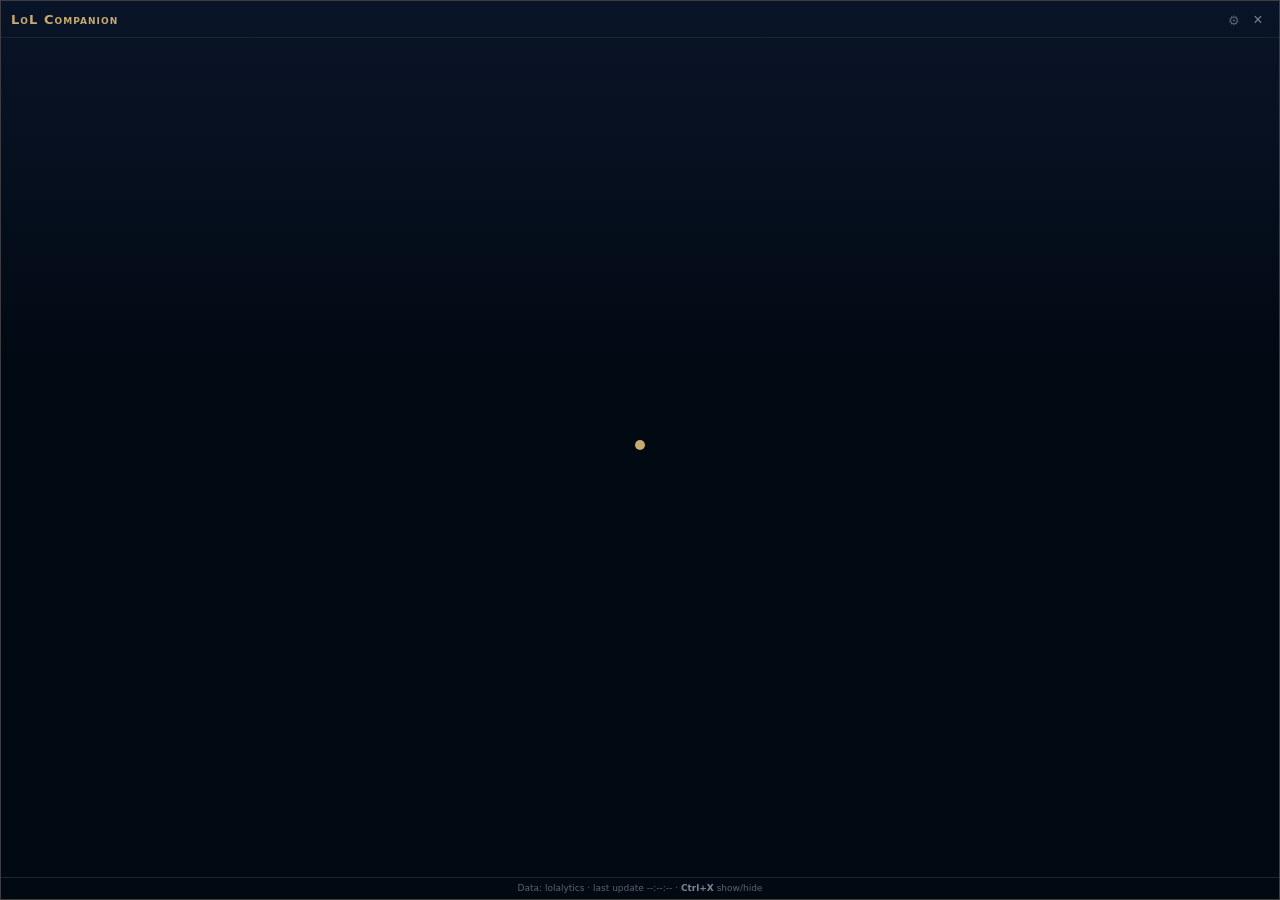
<file: panel/index.html>
<!doctype html>
<html lang="en">
<head>
<meta charset="utf-8">
<meta name="viewport" content="width=device-width, initial-scale=1">
<title>LoL Companion</title>
<link rel="stylesheet" href="panel.css">
</head>
<body>
<div class="hdr"><div class="t" id="title">LoL Companion</div><span class="btns"><button class="x" id="gear" title="Settings">&#9881;</button><button class="x" id="hide" title="Hide (Ctrl+X)">&times;</button></span></div>
<div class="tiers hidden" id="tiersBox"><div><div class="pill" id="tiers"></div><div class="note hidden" id="note"></div></div></div>
<div class="tabs hidden" id="tabs"></div>

<section class="view hidden" data-view="picks">
  <div class="odds hidden" id="odds"></div>
  <div class="team" id="team">
    <div><div class="rlabel">Allies</div><div class="row" id="allies"></div></div>
    <div><div class="rlabel">Enemies <span id="enemyHint"></span></div><div class="row" id="enemies"></div>
      <div class="dmg hidden" id="enemyDmg"></div>
      <div class="lanepick hidden" id="lanePick"></div></div>
    <div class="bans" id="bansBox"><div class="rlabel">Bans</div><div class="row" id="bans"></div></div>
  </div>
  <div class="locked hidden" id="locked"></div>
  <div class="recs" id="recs"></div>
</section>

<section class="view hidden" data-view="bans">
  <div class="team">
    <div><div class="rlabel">Allies</div><div class="row" id="banAllies"></div></div>
    <div class="bans" id="banBansBox"><div class="rlabel">Banned</div><div class="row" id="banBans"></div></div>
    <div class="vsline" id="banPicks"></div>
  </div>
  <div class="recs" id="threats"></div>
</section>

<section class="view hidden" data-view="build">
  <div class="bhead" id="bHead"></div>
  <div class="recs bbody" id="bBody"></div>
</section>

<section class="view hidden" data-view="ingame">
  <div class="recs igbody" id="igBody"></div>
</section>

<section class="view" data-view="status">
  <div class="empty" id="empty"><div class="dot"></div><div id="msg"></div><div class="sdetail" id="sdetail"></div></div>
</section>

<div class="foot" id="foot">Data: lolalytics &middot; last update --:--:-- &middot; <b>Ctrl+X</b> show/hide</div>
<script src="js/core.js"></script>
<script src="views/status.js"></script>
<script src="views/picks.js"></script>
<script src="views/bans.js"></script>
<script src="views/build.js"></script>
<script src="views/ingame.js"></script>
<script src="js/demo.js"></script>
</body>
</html>
</file>
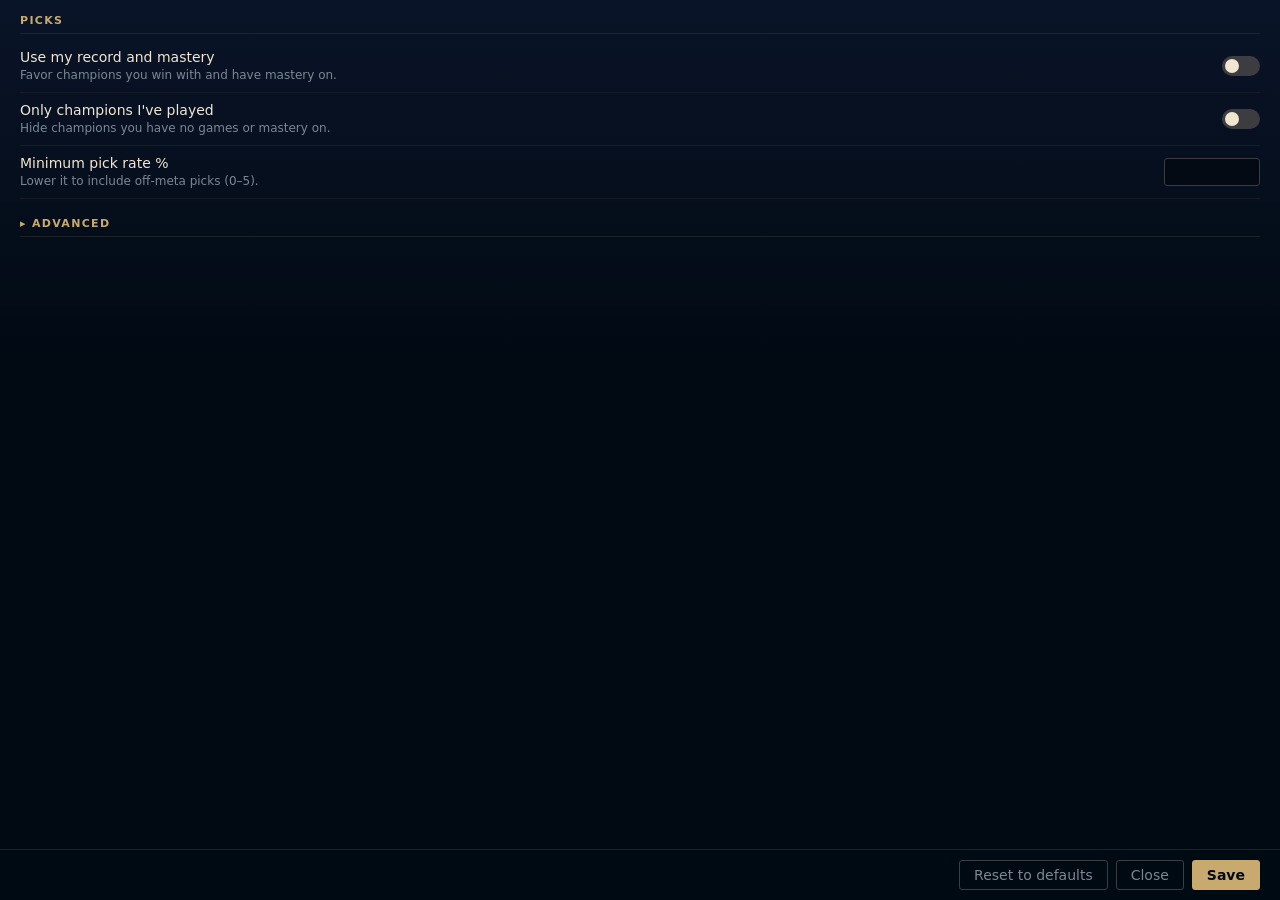
<file: panel/settings.html>
<!doctype html>
<html lang="en">
<head>
<meta charset="utf-8">
<meta name="viewport" content="width=device-width, initial-scale=1">
<title>LoL Companion &mdash; Settings</title>
<link rel="stylesheet" href="settings.css">
</head>
<body>
<main id="form">
  <section>
    <h2>Picks</h2>
    <div class="f tog" data-f="comfort_weight"><label for="use_comfort">Use my record and mastery</label>
      <input type="checkbox" id="use_comfort" class="sw">
      <p class="hint">Favor champions you win with and have mastery on.</p><p class="err"></p></div>
    <div class="f tog" data-f="comfort_only"><label for="comfort_only">Only champions I've played</label>
      <input type="checkbox" id="comfort_only" class="sw">
      <p class="hint">Hide champions you have no games or mastery on.</p><p class="err"></p></div>
    <div class="f" data-f="min_pick_rate"><label for="min_pick_rate">Minimum pick rate %</label>
      <input type="number" id="min_pick_rate" min="0" max="5" step="0.5">
      <p class="hint">Lower it to include off-meta picks (0&ndash;5).</p><p class="err"></p></div>
  </section>
  <details id="adv">
    <summary>Advanced</summary>
    <div class="f wide" data-f="lockfile"><label for="lockfile">Lockfile path</label>
      <input type="text" id="lockfile" spellcheck="false">
      <p class="hint">Only if League isn't installed in the default folder. Used the next time the client connects.</p><p class="err"></p></div>
    <a href="#" id="openFile" class="link">Open config file (all other options)</a>
  </details>
  <p id="version" class="ver"></p>
</main>
<footer>
  <span id="status"></span>
  <button id="reset" class="ghost">Reset to defaults</button>
  <button id="cancel" class="ghost">Close</button>
  <button id="save" class="primary">Save</button>
</footer>
<script src="settings.js"></script>
</body>
</html>
</file>
<file: panel/panel.css>
:root{
  --s:1;
  --bg:#010a13; --bg2:#0a1428; --panel:#091428; --line:#1e2328; --line2:#3c3c41;
  --gold:#c8aa6e; --gold2:#f0e6d2; --muted:#7b8793; --dim:#5b6570;
  --pos:#0ac8b9; --neg:#e84057; --bgalpha:1;
}
*{box-sizing:border-box;margin:0;padding:0}
html{font-size:calc(16px * var(--s));}
html,body{height:100%;overflow:hidden;background:transparent}
body{
  font-family:"Segoe UI",system-ui,-apple-system,Roboto,Arial,sans-serif;
  color:var(--gold2);font-size:.8125rem;line-height:1.25;
  background:linear-gradient(180deg,rgba(10,20,40,var(--bgalpha)),rgba(1,10,19,var(--bgalpha)) 40%);
  display:flex;flex-direction:column;height:100vh;
  border:1px solid var(--line2);user-select:none;-webkit-user-select:none;cursor:default;
}
.hdr{display:flex;align-items:center;justify-content:space-between;padding:.5rem .625rem .375rem;border-bottom:1px solid var(--line);flex:none}
.hdr .t{font-variant:small-caps;letter-spacing:.08em;color:var(--gold);font-weight:600;font-size:.8125rem;white-space:nowrap;overflow:hidden;text-overflow:ellipsis}
.x{background:none;border:1px solid transparent;color:var(--muted);font-size:1rem;line-height:1;width:1.375rem;height:1.375rem;border-radius:3px;cursor:pointer;flex:none}
.hdr .btns{display:flex;gap:.125rem;flex:none}
#gear{font-size:.8125rem;opacity:.7}#gear:hover{opacity:1}
.x:hover{color:var(--gold2);border-color:var(--line2)}
.team{padding:.5rem .625rem;border-bottom:1px solid var(--line);flex:none;display:flex;flex-direction:column;gap:.4375rem}
.row{display:flex;flex-wrap:wrap;gap:.25rem;align-items:flex-start;min-height:0}
.rlabel{width:100%;font-size:.5625rem;letter-spacing:.1em;text-transform:uppercase;color:var(--dim)}
.chip{display:flex;flex-direction:column;align-items:center;gap:1px}
.ico{position:relative;display:inline-block;flex:none;overflow:hidden;background:#1a2433;border-radius:50%;
  color:var(--gold);font-weight:700;text-align:center}
.ico img{display:block;width:100%;height:100%;object-fit:cover}
.ico .fb{position:absolute;inset:0;display:flex;align-items:center;justify-content:center;font-size:.6em}
.ally .ico{width:2.25rem;height:2.25rem;border:2px solid #4a5a6a;border-radius:6px}
.ally.tent .ico{opacity:.5;border:2px dashed var(--gold)}
.ally.me .ico{border:2px solid var(--gold);box-shadow:0 0 0 2px rgba(200,170,110,.35)}
.enemy .ico{width:2.25rem;height:2.25rem;border:2px solid #7a2a36;border-radius:6px;background:#2a1218}
.enemy .ico img{filter:saturate(.9)}
.lane{font-size:.5625rem;color:var(--muted);text-transform:uppercase;letter-spacing:.04em}
.enemy{cursor:pointer;position:relative}
.enemy:hover .ico,.enemy.sel .ico{border-color:var(--gold)}
.enemy .lane.manual{color:var(--gold2);font-weight:700}
.enemy.flex .ico::after{content:"";position:absolute;top:2px;right:2px;width:.375rem;height:.375rem;border-radius:50%;
  background:var(--gold);box-shadow:0 0 0 1px #010a13}
.dmg{margin-top:.3125rem;font-size:.625rem;color:var(--muted)}
.dmg .bar{display:flex;height:.3125rem;margin-top:.1875rem;border-radius:3px;overflow:hidden;background:var(--line)}
.dmg .ad{background:#e8833a}.dmg .ap{background:#7b7fe8}
.lanepick{margin-top:.3125rem;padding:.3125rem;border:1px solid var(--line2);border-radius:4px;background:rgba(0,0,0,.3)}
.lanepick .lp-t{font-size:.625rem;color:var(--muted);margin-bottom:.25rem}
.lanepick .lp-t b{color:var(--gold2);font-weight:600}
.lanepick .lp-b{display:flex;gap:.1875rem}
.lanepick button{flex:1;min-width:0;background:none;border:1px solid var(--line2);border-radius:3px;color:var(--muted);font:inherit;
  font-size:.5625rem;text-transform:uppercase;letter-spacing:.03em;padding:.1875rem 0;cursor:pointer;line-height:1.25}
.lanepick button span{display:block;font-size:.5rem;color:var(--dim);text-transform:none}
.lanepick button:hover{color:var(--gold2);border-color:var(--gold)}
.lanepick button.on{background:var(--gold);border-color:var(--gold);color:#010a13}
.lanepick button.on span{color:#010a13}
.bans .ico{width:1.375rem;height:1.375rem;border-radius:4px;border:1px solid var(--line2)}
.bans .ico img{filter:grayscale(1) brightness(.8)}
.bans .row{gap:.1875rem}
.bans{flex-direction:row;align-items:center;gap:.375rem}
.bans .rlabel{width:auto}
.recs{flex:1;min-height:0;overflow-y:auto;overflow-x:hidden;padding:.375rem .5rem;display:flex;flex-direction:column;gap:.3125rem}
.recs::-webkit-scrollbar{width:4px}.recs::-webkit-scrollbar-thumb{background:var(--line2);border-radius:2px}
.rec{background:rgba(9,20,40,.75);border:1px solid var(--line);border-radius:5px;padding:.375rem .4375rem;cursor:pointer;flex:none;transition:border-color .15s,background .15s}
.rec:hover,.rec.open{background:rgba(16,30,56,.9);border-color:var(--line2)}
.rec.top{border-color:var(--gold);box-shadow:0 0 .5rem rgba(200,170,110,.35),inset 0 0 .375rem rgba(200,170,110,.12)}
.main{display:flex;align-items:center;gap:.4375rem}
.rank{width:.875rem;text-align:center;color:var(--dim);font-weight:700;font-size:.75rem;flex:none}
.top .rank{color:var(--gold)}
.rec .ico.big{width:3rem;height:3rem;border-radius:6px;border:1px solid var(--line2)}
.top .ico.big{border-color:var(--gold)}
.mid{flex:1;min-width:0}
.name{font-weight:600;font-size:.9375rem;color:var(--gold2);white-space:nowrap;overflow:hidden;text-overflow:ellipsis}
.sub{display:flex;flex-direction:column;gap:1px;margin-top:2px}
.c{display:flex;align-items:center;gap:.1875rem;font-size:.6875rem;color:var(--muted);white-space:nowrap;overflow:hidden}
.c .ico{width:.9375rem;height:.9375rem;border-radius:3px}
.c .d{font-weight:600}
.c .n{overflow:hidden;text-overflow:ellipsis}
.pos{color:var(--pos)}.neg{color:var(--neg)}
.score{font-size:1.25rem;font-weight:700;font-variant-numeric:tabular-nums;flex:none;text-align:right}
.detail{display:none;margin-top:.375rem;padding-top:.3125rem;border-top:1px solid var(--line)}
.rec:hover .detail,.rec.open .detail{display:block}
table{width:100%;border-collapse:collapse;font-size:.6875rem;font-variant-numeric:tabular-nums}
th{font-weight:500;color:var(--dim);text-align:right;font-size:.5625rem;text-transform:uppercase;letter-spacing:.05em;padding:0 .125rem .125rem}
th:first-child,th:nth-child(2){text-align:left}
td{padding:.125rem;text-align:right;color:var(--muted);white-space:nowrap}
td:first-child,td:nth-child(2){text-align:left}
td.ch{display:flex;align-items:center;gap:.25rem;color:var(--gold2);max-width:6.5rem;overflow:hidden}
td.ch .ico{width:1.125rem;height:1.125rem;border-radius:3px}
td.ch span.n{overflow:hidden;text-overflow:ellipsis}
tr.tent td{opacity:.6}
.base{margin-top:.25rem;font-size:.6875rem;color:var(--muted);display:flex;justify-content:space-between}
.empty{flex:1;display:flex;flex-direction:column;align-items:center;justify-content:center;gap:.75rem;color:var(--muted);text-align:center;padding:1rem}
.dot{width:.625rem;height:.625rem;border-radius:50%;background:var(--gold);animation:pulse 1.8s ease-in-out infinite}
.err .dot{background:var(--neg)}
@keyframes pulse{0%,100%{opacity:.25;transform:scale(.8)}50%{opacity:1;transform:scale(1.1)}}
.foot{flex:none;padding:.3125rem .625rem;border-top:1px solid var(--line);font-size:.5625rem;color:var(--dim);text-align:center}
.hidden{display:none!important}
/* overlay mode */
body.overlay{--bgalpha:.85;font-size:.75rem}
body.overlay .bans{display:none}
body.overlay .hdr{padding:.25rem .5rem}
body.overlay .team{padding:.3125rem .5rem;gap:.25rem}
body.overlay .rlabel{display:none}
body.overlay .ally .ico,body.overlay .enemy .ico{width:1.875rem;height:1.875rem}
body.overlay .rec .ico.big{width:2.25rem;height:2.25rem}
body.overlay .rec{padding:.25rem .375rem}
body.overlay .name{font-size:.8125rem}
body.overlay .score{font-size:1.0625rem}
body.overlay .foot{padding:.1875rem}
body.overlay .recs{gap:.1875rem;padding:.25rem .375rem}
.tiers{display:flex;justify-content:center;padding:.375rem .625rem;border-bottom:1px solid var(--line);flex:none}
.pill{display:inline-flex;border:1px solid var(--line2);border-radius:999px;padding:2px;background:rgba(0,0,0,.25)}
.pill button{background:none;border:0;border-radius:999px;color:var(--muted);font:inherit;font-size:.6875rem;font-weight:600;
  letter-spacing:.04em;padding:.1875rem .625rem;cursor:pointer;transition:background .15s,color .15s}
.pill button:hover{color:var(--gold2)}
.pill button.on{background:var(--gold);color:#010a13}
.pill button:disabled{cursor:wait}
.note{font-size:.625rem;color:var(--muted);text-align:center;padding:.25rem .625rem 0}
body.overlay .tiers{padding:.1875rem .5rem}
.locked{display:flex;align-items:center;gap:.375rem;margin:.375rem .5rem 0;padding:.3125rem .5rem;border:1px solid var(--gold);
  border-radius:4px;background:rgba(200,170,110,.08);font-size:.6875rem;color:var(--gold2);flex:none}
.locked .ico{width:1.25rem;height:1.25rem}
.locked .sub2{color:var(--muted);margin-left:auto;font-size:.625rem}
.rec.mine{box-shadow:inset 3px 0 0 var(--gold)}
/* tabs (ban phase: bans | picks) */
.tabs{display:flex;gap:2px;padding:.3125rem .625rem 0;flex:none}
.tabs button{flex:1;background:none;border:0;border-bottom:2px solid var(--line);color:var(--muted);font:inherit;font-size:.6875rem;
  font-weight:600;letter-spacing:.06em;text-transform:uppercase;padding:.25rem 0;cursor:pointer}
.tabs button:hover{color:var(--gold2)}
.tabs button.on{color:var(--gold);border-bottom-color:var(--gold)}
/* status detail line */
.sdetail{font-size:.6875rem;color:var(--dim);max-width:90%}
/* bans view */
.vsline{display:flex;align-items:center;gap:.25rem;font-size:.625rem;color:var(--muted);flex-wrap:wrap}
.vsline .ico{width:1.125rem;height:1.125rem;border-radius:3px}
.threat .score{font-size:1.0625rem}
.threat .lanechip{font-size:.5625rem;color:var(--muted);text-transform:uppercase;letter-spacing:.04em;margin-left:.25rem;font-weight:400}
.threat .meta{font-size:.625rem;color:var(--dim);margin-top:1px}
/* build view */
.bhead{display:flex;align-items:center;gap:.4375rem;padding:.4375rem .625rem;border-bottom:1px solid var(--line);flex:none}
.bhead .ico.big{width:2.5rem;height:2.5rem;border-radius:6px;border:1px solid var(--gold)}
.bhead .bt{flex:1;min-width:0}
.bhead .bn{font-weight:600;font-size:.9375rem;color:var(--gold2)}
.bhead .bs{font-size:.625rem;color:var(--muted)}
.vsrow{display:flex;align-items:center;gap:.25rem;font-size:.625rem;color:var(--muted);margin-top:2px;flex-wrap:wrap}
.vsrow .ico{width:1rem;height:1rem;border-radius:3px}
.bbody{gap:.5rem}
.bsec{flex:none}
.bsec h3{font-size:.5625rem;letter-spacing:.1em;text-transform:uppercase;color:var(--dim);font-weight:600;margin-bottom:.1875rem;display:flex;justify-content:space-between}
.bsec h3 span{letter-spacing:.02em;text-transform:none;font-weight:400}
.page{background:rgba(9,20,40,.75);border:1px solid var(--line);border-radius:5px;padding:.3125rem .375rem;margin-bottom:.25rem}
.page .pl{display:flex;justify-content:space-between;font-size:.625rem;color:var(--muted);margin-bottom:.25rem}
.page .pl b{color:var(--gold2);font-weight:600}
.page .pr{display:flex;align-items:flex-start;gap:.1875rem;margin-bottom:.1875rem}
.page .pr .sep{width:1px;align-self:stretch;background:var(--line2);margin:0 .125rem}
.page .pr .wsl{font-size:.5625rem;color:var(--muted);align-self:center}
.rn{display:flex;flex-direction:column;align-items:center;gap:1px;width:1.75rem}
.rn .ico{width:1.5rem;height:1.5rem;border-radius:50%;background:#0b1220}
.rn.key .ico{width:1.875rem;height:1.875rem}
.rn.shard .ico{width:1.125rem;height:1.125rem}
.rn .dl{font-size:.5rem;font-weight:700;line-height:1}
.opt{display:flex;align-items:center;gap:.375rem;padding:.1875rem .3125rem;border:1px solid var(--line);border-radius:4px;background:rgba(9,20,40,.6);margin-bottom:.1875rem;position:relative}
.opt.best{border-color:var(--pos)}
.opt .its{display:flex;gap:2px;flex:none}
.opt .its .ico{width:1.5rem;height:1.5rem;border-radius:3px}
.opt .its .arrow{color:var(--dim);font-size:.625rem;align-self:center}
.opt .st{flex:1;min-width:0;font-size:.625rem;color:var(--muted);overflow:hidden}
.opt .st span{white-space:nowrap}
.opt .st b{color:var(--gold2);font-weight:600}
.opt .mu{font-size:.6875rem;font-weight:700;flex:none;text-align:right;min-width:2.25rem}
.opt .tag{position:absolute;top:-.4375rem;right:.25rem;font-size:.5rem;background:var(--pos);color:#010a13;border-radius:2px;padding:0 .1875rem;font-weight:700;letter-spacing:.04em}
.opt .vsd{display:none;position:absolute;right:0;top:100%;z-index:5;background:#0b1528;border:1px solid var(--line2);border-radius:4px;padding:.25rem .375rem;font-size:.625rem;color:var(--muted);white-space:nowrap}
.opt:hover .vsd{display:block}
.vsd div{display:flex;align-items:center;gap:.25rem}
.vsd .ico{width:.875rem;height:.875rem;border-radius:2px}
.skillord{display:flex;gap:1px;flex-wrap:wrap}
.skillord span{width:1rem;height:1rem;display:flex;align-items:center;justify-content:center;font-size:.5625rem;font-weight:700;border-radius:2px;background:#13213a;color:var(--muted)}
.skillord span.R{background:var(--gold);color:#010a13}
.skillord span.max{color:var(--gold2);background:#1d3355}
.bnote{font-size:.5625rem;color:var(--dim);line-height:1.35}
/* in-game mode: compact, see-through, nothing to click (the window passes clicks to the game) */
body[data-mode=ingame]{--bgalpha:1;font-size:.8125rem}
body[data-mode=ingame] .skillord{flex-wrap:nowrap}
body[data-mode=ingame] .skillord span{flex:0 1 1.125rem;min-width:0;width:auto;height:1.125rem;font-size:.6875rem}
body[data-mode=ingame] .hdr,body[data-mode=ingame] .tiers,body[data-mode=ingame] .tabs,body[data-mode=ingame] .foot{display:none!important}
.igbody{gap:.375rem;padding:.4375rem .5rem}
.ig-h{display:flex;align-items:center;gap:.375rem;flex:none}
.ig-h .igc{width:2rem;height:2rem;border-radius:5px;border:1px solid var(--gold)}
.ig-h .igk{width:1.5rem;height:1.5rem;margin-left:auto;background:#0b1220}
.ig-t{min-width:0}
.ig-n{font-weight:600;color:var(--gold2);font-size:.875rem;white-space:nowrap;overflow:hidden;text-overflow:ellipsis}
.ig-s{font-size:.6875rem;color:var(--muted)}
.ig-sec{flex:none}
.ig-l{font-size:.625rem;letter-spacing:.1em;text-transform:uppercase;color:var(--dim);font-weight:600;margin-bottom:.125rem}
.ig-core{display:flex;align-items:center;gap:2px}
.ig-core .ico,.ig-opt .ico{width:1.625rem;height:1.625rem;border-radius:3px;border:1px solid var(--line2)}
.ico.own{opacity:.35;filter:grayscale(.6)}
.ico.own::after{content:"✓";position:absolute;inset:0;display:flex;align-items:center;justify-content:center;color:var(--pos);font-weight:700;font-size:.875rem;text-shadow:0 0 2px #000}
.ig-core .arrow{color:var(--dim);font-size:.6875rem}
.ig-next{display:flex;justify-content:space-between;font-size:.75rem;color:var(--muted);margin-top:.1875rem;gap:.25rem}
.ig-next span{overflow:hidden;text-overflow:ellipsis;white-space:nowrap}
.ig-next b{color:var(--gold2);flex:none}
.ig-opt{display:flex;align-items:center;gap:.25rem;margin-bottom:2px}
.ig-wr{display:flex;flex-direction:column;font-size:.6875rem;line-height:1.1;color:var(--gold2);font-weight:700;flex:1;min-width:2.25rem;white-space:nowrap}
.ig-vs{display:grid;align-items:center;justify-items:end;flex:none;font-size:.6875rem}
.ig-vs .ico{width:.9375rem;height:.9375rem;border-radius:2px;border:0}
.ig-vs b{font-weight:600}
.ig-lh{display:flex;align-items:flex-end;gap:.25rem;margin-bottom:.125rem}
.ig-lh .ig-l{flex:1;margin-bottom:0}
.ig-mu{font-size:.75rem;font-weight:700;flex:none;min-width:2rem;text-align:right}
.ig-opt.yours{background:rgba(255,255,255,.05);border-radius:3px}
.ig-sec.done .ig-opt:not(.yours){opacity:.4}  /* a slot you've filled: your item stands out */
.ig-sec.next{outline:1px solid rgba(200,170,110,.55);outline-offset:2px;border-radius:3px;background:rgba(200,170,110,.06)}
.ig-sec.next .ig-l{color:var(--gold)}
#tip{position:fixed;z-index:50;pointer-events:none;background:#0b1528;border:1px solid var(--line2);
  border-radius:4px;padding:.1875rem .375rem;font-size:.6875rem;color:var(--gold2);white-space:normal}
.ig-opt{position:relative}
.ig-tag{position:absolute;left:1px;bottom:0;font-size:.4375rem;line-height:1.2;background:var(--pos);color:#010a13;border-radius:2px;padding:0 .1875rem;font-weight:700;letter-spacing:.04em}
.skillord span.now{outline:1px solid var(--gold2);color:var(--gold2)}
.skillord span.done{opacity:.4}
.ig-key{margin-top:auto;padding-top:.25rem;text-align:center;font-size:.625rem;color:var(--dim)}
.ig-key b,.foot b{color:var(--muted);font-weight:600}
/* draft win estimate */
.odds{padding:.375rem .625rem .3125rem;border-bottom:1px solid var(--line);flex:none}
.odds .ol{display:flex;justify-content:space-between;align-items:baseline;gap:.375rem;font-size:.6875rem;font-weight:700;margin-bottom:.1875rem;white-space:nowrap}
.odds .ol .us{color:#4fa3ff}.odds .ol .them{color:var(--neg)}
.odds .ol .mid{font-weight:400;font-size:.5625rem;color:var(--dim);overflow:hidden;text-overflow:ellipsis;min-width:0;text-align:center}
.odds .bar{height:.375rem;border-radius:3px;background:var(--neg);overflow:hidden}
.odds .bar div{height:100%;background:#4fa3ff;transition:width .3s}
.odds .why{margin-top:.25rem;display:flex;flex-direction:column;gap:1px}
.odds .why div{display:flex;align-items:center;gap:.25rem;font-size:.625rem;color:var(--muted);white-space:nowrap;overflow:hidden}
.odds .why .ico{width:.875rem;height:.875rem;border-radius:2px}
.odds .why b{min-width:2rem;font-weight:700}
body.overlay .odds .why{display:none}
/* view router */
.view{flex:1;min-height:0;display:flex;flex-direction:column}
/* enemy team damage split (build view and in game) */
.tdmg{margin-top:.25rem;flex:none}
.tdmg-t{display:flex;align-items:baseline;gap:.375rem;font-size:.625rem;color:var(--muted)}
.tdmg-t b{font-weight:600}
.tdmg-t .d-ad{color:#e8834a}.tdmg-bar .d-ad{background:#e8834a}
.tdmg-t .d-ap{color:#5ea8f0}.tdmg-bar .d-ap{background:#5ea8f0}
.tdmg-t .d-tr{color:var(--gold2)}.tdmg-bar .d-tr{background:#d8d8d8}
.tdmg-bar{display:flex;height:4px;border-radius:2px;overflow:hidden;background:var(--line);margin-top:2px}
.tdmg-bar span{display:block;height:100%}
</file>
<file: panel/settings.css>
:root{
  --bg:#010a13; --bg2:#0a1428; --line:#1e2328; --line2:#3c3c41;
  --gold:#c8aa6e; --gold2:#f0e6d2; --muted:#7b8793; --dim:#5b6570; --pos:#0ac8b9; --neg:#e84057;
}
*{box-sizing:border-box;margin:0;padding:0}
html,body{height:100%}
body{font-family:"Segoe UI",system-ui,-apple-system,Roboto,Arial,sans-serif;font-size:14px;line-height:1.3;
  color:var(--gold2);background:linear-gradient(180deg,var(--bg2),var(--bg) 40%);display:flex;flex-direction:column}
main{flex:1;min-height:0;overflow-y:auto;padding:14px 20px 8px}
main::-webkit-scrollbar{width:6px}main::-webkit-scrollbar-thumb{background:var(--line2);border-radius:3px}
section,details{margin-bottom:18px}
h2,summary{font-size:11px;letter-spacing:.12em;text-transform:uppercase;font-variant:small-caps;color:var(--gold);
  font-weight:600;padding-bottom:5px;border-bottom:1px solid var(--line);margin-bottom:6px}
summary{cursor:pointer;list-style:none;user-select:none}
summary::before{content:"\25B8  "}details[open] summary::before{content:"\25BE  "}
.f{display:grid;grid-template-columns:1fr auto;column-gap:12px;align-items:center;padding:8px 0;border-bottom:1px solid rgba(30,35,40,.6)}
.f label{color:var(--gold2);font-weight:500}
.f .hint{grid-column:1;color:var(--muted);font-size:12px;margin-top:2px}
.f .err{grid-column:1/-1;color:var(--neg);font-size:12px;margin-top:3px}
.f .err:empty{display:none}
.f.bad input[type=number],.f.bad input[type=text]{border-color:var(--neg)}
.f.wide{grid-template-columns:1fr}.f.wide input{margin-top:5px;width:100%}
input[type=number],input[type=text]{background:rgba(0,0,0,.35);border:1px solid var(--line2);border-radius:3px;
  color:var(--gold2);font:inherit;padding:4px 8px;width:96px;text-align:right;user-select:text}
input[type=text]{text-align:left;font-size:12px}
input:focus{outline:none;border-color:var(--gold)}
.f label{grid-row:1}.f input:not(.sw){grid-row:1/3;grid-column:2}
.f .hint{grid-row:2}
.f.wide input:not(.sw){grid-row:2;grid-column:1}.f.wide .hint{grid-row:3}  /* full width, under the label */
.sw{appearance:none;-webkit-appearance:none;grid-row:1/3;grid-column:2;width:38px;height:20px;border-radius:10px;
  background:var(--line2);position:relative;cursor:pointer;transition:background .15s}
.sw::after{content:"";position:absolute;top:3px;left:3px;width:14px;height:14px;border-radius:50%;background:var(--gold2);transition:left .15s}
.sw:checked{background:var(--gold)}.sw:checked::after{left:21px;background:var(--bg)}
.sw:focus-visible{outline:1px solid var(--gold);outline-offset:2px}
.link{display:inline-block;margin-top:10px;color:var(--muted);font-size:12px}
.link:hover{color:var(--gold)}
footer{flex:none;display:flex;align-items:center;gap:8px;padding:10px 20px;border-top:1px solid var(--line);background:rgba(1,10,19,.9)}
.ver{margin:18px 0 4px;font-size:11px;color:var(--muted);text-align:center}
#status{flex:1;font-size:12px;color:var(--pos)}#status.bad{color:var(--neg)}
button{font:inherit;border-radius:3px;padding:5px 14px;cursor:pointer;border:1px solid var(--line2);background:none;color:var(--muted)}
button:hover{color:var(--gold2);border-color:var(--gold)}
button.primary{background:var(--gold);border-color:var(--gold);color:var(--bg);font-weight:600}
button.primary:hover{background:var(--gold2);color:var(--bg)}
</file>
